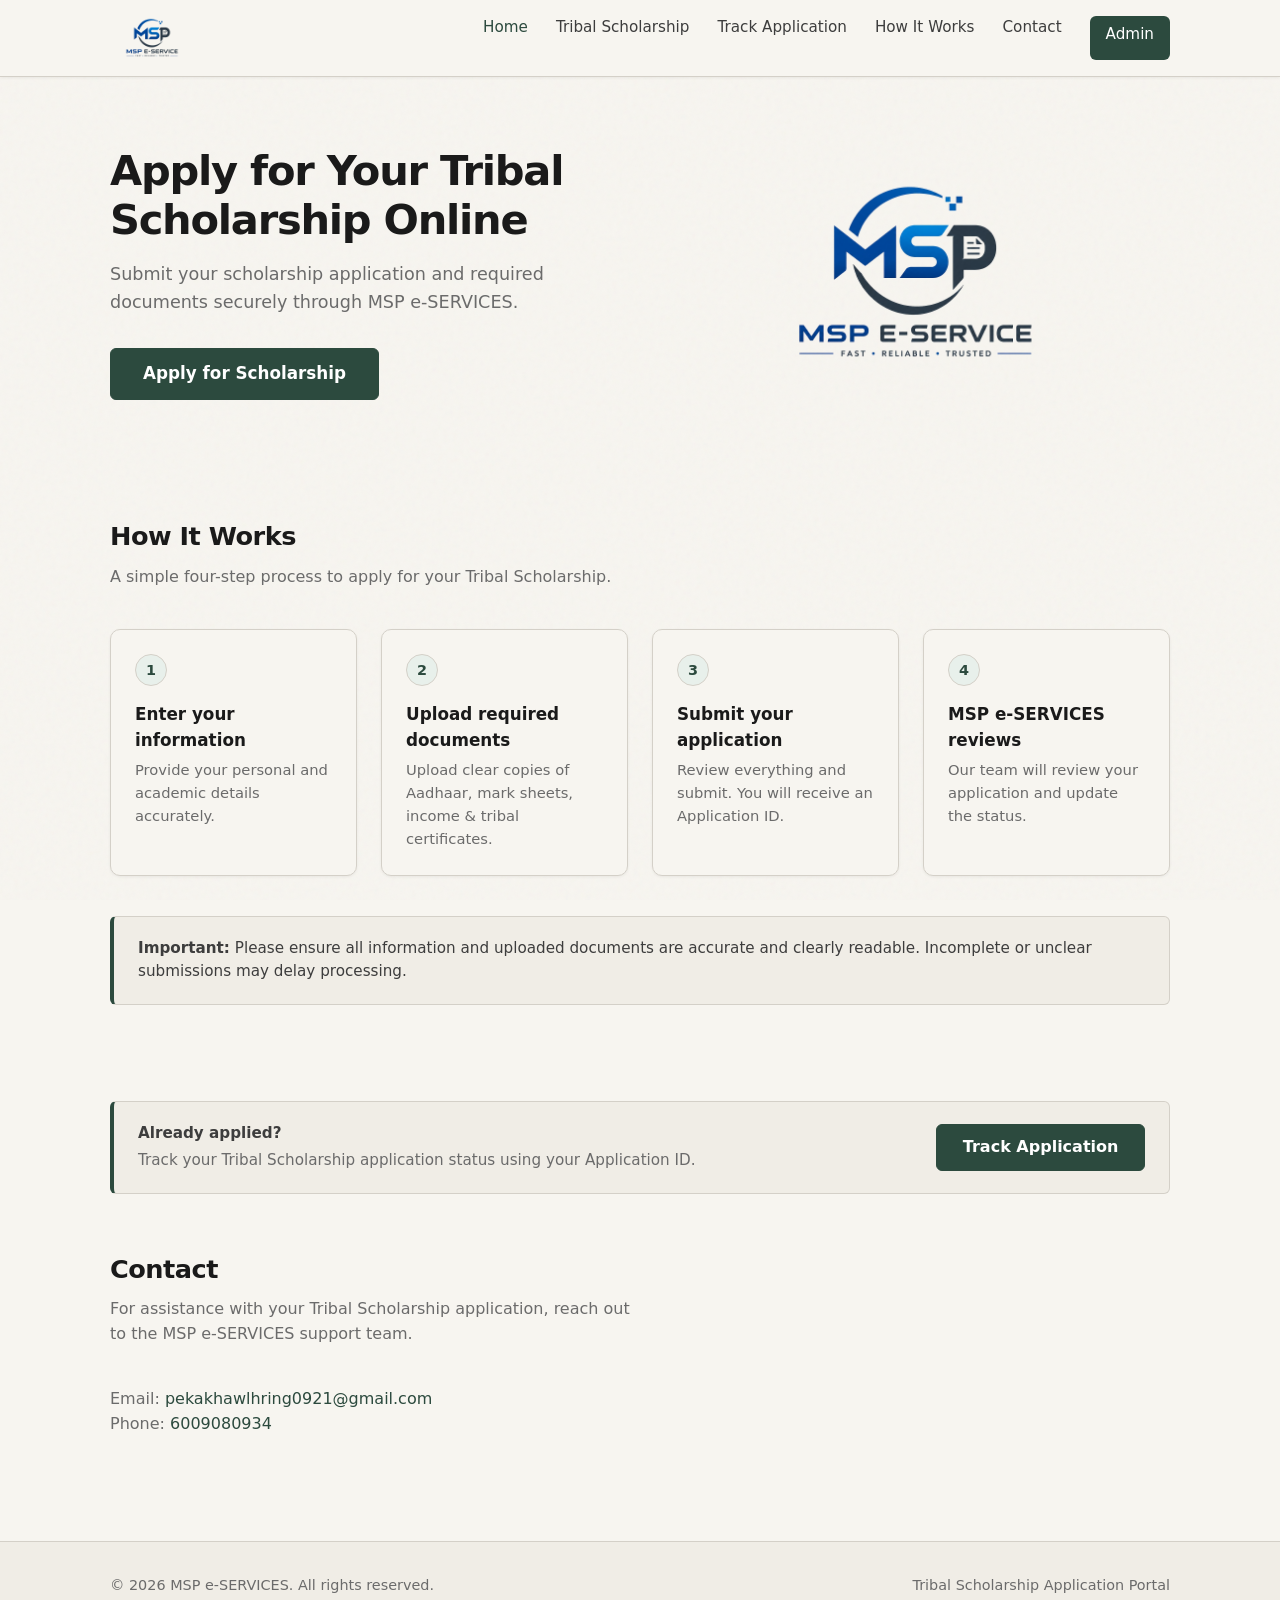
<file: index.html>
<!DOCTYPE html>
<html lang="en">
<head>
  <meta charset="UTF-8" />
  <meta name="viewport" content="width=device-width, initial-scale=1.0, maximum-scale=5.0, viewport-fit=cover" />
  <meta name="theme-color" content="#f7f5f0" />
  <meta name="apple-mobile-web-app-capable" content="yes" />
  <meta name="apple-mobile-web-app-status-bar-style" content="default" />
  <meta name="mobile-web-app-capable" content="yes" />
  <title>MSP e-SERVICES – Tribal Scholarship</title>
  <link rel="stylesheet" href="css/styles.css" />
</head>
<body>
  <!-- Header -->
  <header class="site-header">
    <div class="container header-inner">
      <a href="index.html" class="logo">
        <img src="assets/logo.png" alt="MSP e-SERVICES" class="logo-img" />
      </a>
      <nav class="nav">
        <a href="index.html" class="active">Home</a>
        <a href="apply.html">Tribal Scholarship</a>
        <a href="track.html">Track Application</a>
        <a href="#how-it-works">How It Works</a>
        <a href="#contact">Contact</a>
        <a href="admin.html" class="nav-cta">Admin</a>
      </nav>
      <button class="hamburger" aria-label="Open menu" id="hamburger">
        <span></span><span></span><span></span>
      </button>
    </div>
    <div class="mobile-nav" id="mobileNav">
      <a href="index.html">Home</a>
      <a href="apply.html">Tribal Scholarship</a>
      <a href="track.html">Track Application</a>
      <a href="#how-it-works">How It Works</a>
      <a href="#contact">Contact</a>
      <a href="admin.html">Admin Login</a>
    </div>
  </header>

  <!-- Hero -->
  <section class="hero">
    <div class="container hero-grid">
      <div class="hero-content">
        <h1>Apply for Your Tribal Scholarship Online</h1>
        <p>Submit your scholarship application and required documents securely through MSP e-SERVICES.</p>
        <a href="apply.html" class="btn btn-primary btn-lg">Apply for Scholarship</a>
      </div>
      <div class="hero-logo-wrap">
        <img src="assets/logo.png" alt="MSP e-SERVICES" class="hero-logo" />
      </div>
    </div>
  </section>

  <!-- How It Works -->
  <section class="section" id="how-it-works">
    <div class="container">
      <h2 class="section-title">How It Works</h2>
      <p class="section-sub">A simple four-step process to apply for your Tribal Scholarship.</p>

      <div class="steps">
        <div class="step-card">
          <div class="step-num">1</div>
          <h3>Enter your information</h3>
          <p>Provide your personal and academic details accurately.</p>
        </div>
        <div class="step-card">
          <div class="step-num">2</div>
          <h3>Upload required documents</h3>
          <p>Upload clear copies of Aadhaar, mark sheets, income & tribal certificates.</p>
        </div>
        <div class="step-card">
          <div class="step-num">3</div>
          <h3>Submit your application</h3>
          <p>Review everything and submit. You will receive an Application ID.</p>
        </div>
        <div class="step-card">
          <div class="step-num">4</div>
          <h3>MSP e-SERVICES reviews</h3>
          <p>Our team will review your application and update the status.</p>
        </div>
      </div>

      <div class="notice">
        <p><strong>Important:</strong> Please ensure all information and uploaded documents are accurate and clearly readable. Incomplete or unclear submissions may delay processing.</p>
      </div>
    </div>
  </section>

  <!-- Track Application CTA -->
  <section class="section" style="padding-top:0;">
    <div class="container">
      <div class="notice" style="display:flex;flex-wrap:wrap;align-items:center;justify-content:space-between;gap:1rem;">
        <div>
          <p style="margin:0;"><strong>Already applied?</strong></p>
          <p style="margin:0.25rem 0 0;color:var(--muted);font-size:0.95rem;">Track your Tribal Scholarship application status using your Application ID.</p>
        </div>
        <a href="track.html" class="btn btn-primary">Track Application</a>
      </div>
    </div>
  </section>

  <!-- Contact -->
  <section class="section" id="contact" style="padding-top:0;">
    <div class="container">
      <h2 class="section-title">Contact</h2>
      <p class="section-sub">For assistance with your Tribal Scholarship application, reach out to the MSP e-SERVICES support team.</p>
      <p style="color:var(--muted);">Email: <a href="mailto:pekakhawlhring0921@gmail.com">pekakhawlhring0921@gmail.com</a><br>Phone: <a href="tel:6009080934">6009080934</a></p>
    </div>
  </section>

  <!-- Footer -->
  <footer class="site-footer">
    <div class="container footer-inner">
      <span>&copy; 2026 MSP e-SERVICES. All rights reserved.</span>
      <span>Tribal Scholarship Application Portal</span>
    </div>
  </footer>

  <script src="js/main.js"></script>
</body>
</html>
</file>
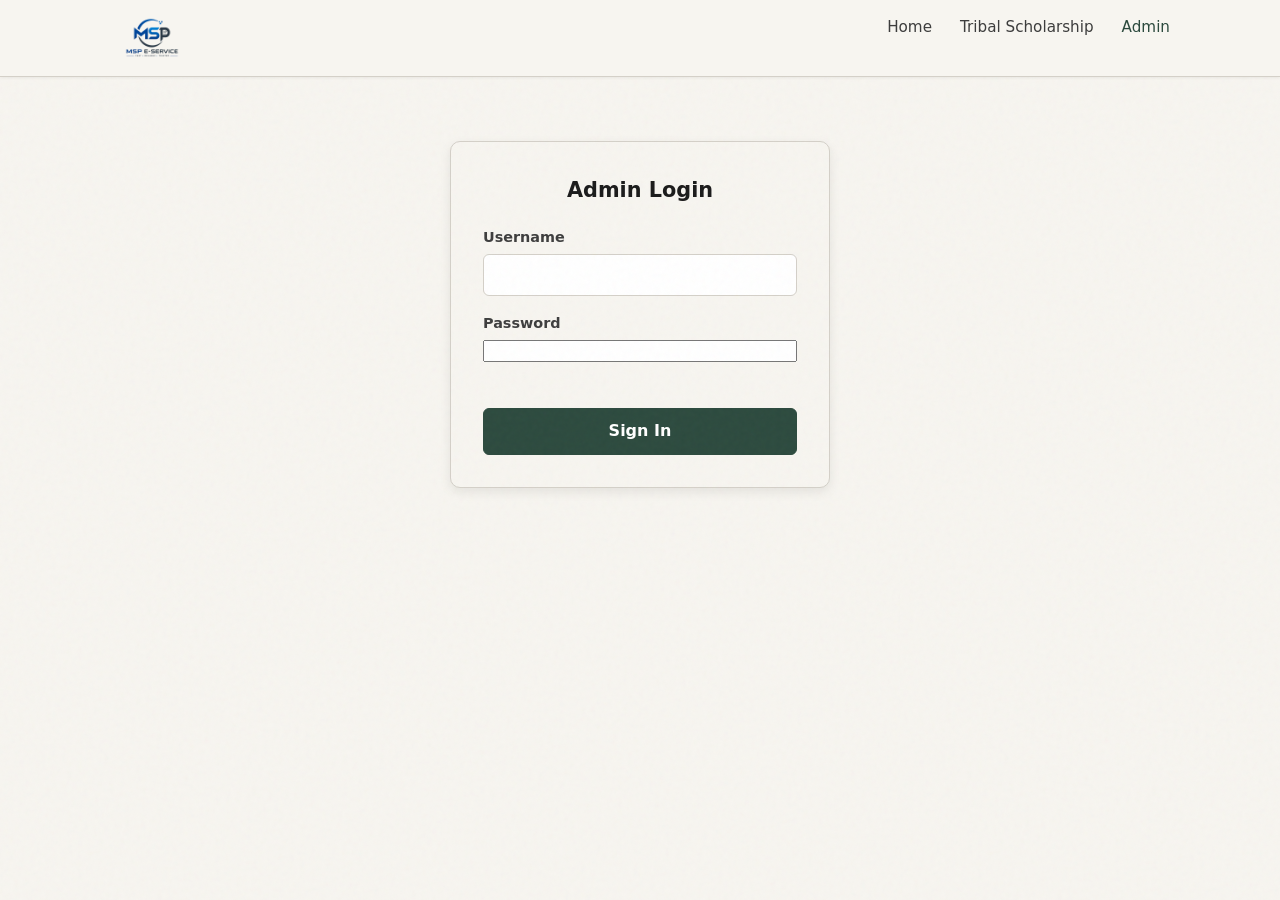
<file: admin.html>
<!DOCTYPE html>
<html lang="en">
<head>
  <meta charset="UTF-8" />
  <meta name="viewport" content="width=device-width, initial-scale=1.0, maximum-scale=5.0, viewport-fit=cover" />
  <meta name="theme-color" content="#f7f5f0" />
  <meta name="apple-mobile-web-app-capable" content="yes" />
  <meta name="apple-mobile-web-app-status-bar-style" content="default" />
  <meta name="mobile-web-app-capable" content="yes" />
  <title>Admin Dashboard – MSP e-SERVICES</title>
  <link rel="stylesheet" href="css/styles.css" />
</head>
<body>
  <header class="site-header">
    <div class="container header-inner">
      <a href="index.html" class="logo">
        <img src="assets/logo.png" alt="MSP e-SERVICES" class="logo-img" />
      </a>
      <nav class="nav">
        <a href="index.html">Home</a>
        <a href="apply.html">Tribal Scholarship</a>
        <a href="admin.html" class="active">Admin</a>
      </nav>
      <button class="hamburger" aria-label="Open menu" id="hamburger">
        <span></span><span></span><span></span>
      </button>
    </div>
    <div class="mobile-nav" id="mobileNav">
      <a href="index.html">Home</a>
      <a href="apply.html">Tribal Scholarship</a>
      <a href="admin.html">Admin</a>
    </div>
  </header>

  <!-- Login Screen -->
  <div id="loginScreen">
    <div class="login-box">
      <h1>Admin Login</h1>
      <div class="form-group" style="margin-bottom:1rem;">
        <label for="adminUser">Username</label>
        <input type="text" id="adminUser" autocomplete="username" />
      </div>
      <div class="form-group" style="margin-bottom:1.25rem;">
        <label for="adminPass">Password</label>
        <input type="password" id="adminPass" autocomplete="current-password" />
      </div>
      <span class="error-msg" id="loginError" style="display:block;margin-bottom:0.75rem;"></span>
      <button type="button" class="btn btn-primary" style="width:100%;" id="btnLogin">Sign In</button>
    </div>
  </div>

  <!-- Dashboard (hidden until login) -->
  <div id="dashboard" class="hidden">
    <div class="admin-layout">
      <aside class="admin-sidebar">
        <h2>Admin Panel</h2>
        <nav class="admin-nav">
          <a href="#" class="active" id="navDashboard">Dashboard</a>
          <a href="#" id="navApplications">All Applications</a>
          <a href="#" id="btnLogout">Logout</a>
        </nav>
      </aside>

      <main class="admin-main">
        <!-- Stats -->
        <div id="statsView">
          <h1 style="font-size:1.4rem;margin-bottom:1.25rem;">Dashboard</h1>
          <div class="stats-grid" id="statsGrid">
            <!-- filled by JS -->
          </div>
        </div>

        <!-- Applications Table -->
        <div id="listView">
          <h1 style="font-size:1.4rem;margin-bottom:1rem;">Applications</h1>

          <div class="filters">
            <input type="text" id="searchInput" placeholder="Search ID, Name, Phone, OTR..." />
            <select id="statusFilter">
              <option value="">All Statuses</option>
              <option value="Submitted">Submitted</option>
              <option value="Under Review">Under Review</option>
              <option value="Documents Required">Documents Required</option>
              <option value="Approved">Approved</option>
              <option value="Rejected">Rejected</option>
              <option value="Completed">Completed</option>
            </select>
            <button type="button" class="btn btn-secondary" id="btnRefresh" style="padding:0.5rem 1rem;">Refresh</button>
          </div>

          <div class="table-wrap">
            <table>
              <thead>
                <tr>
                  <th>Application ID</th>
                  <th>Applicant Name</th>
                  <th>Phone</th>
                  <th>Course</th>
                  <th>Submitted</th>
                  <th>Status</th>
                  <th>Action</th>
                </tr>
              </thead>
              <tbody id="appsTableBody">
                <!-- filled by JS -->
              </tbody>
            </table>
          </div>
          <p id="noAppsMsg" class="hidden" style="text-align:center;color:var(--muted);margin-top:1.5rem;">No applications found.</p>
        </div>

        <!-- Detail View -->
        <div id="detailView" class="hidden">
          <button type="button" class="btn btn-secondary" id="btnBackToList" style="margin-bottom:1.25rem;">← Back to List</button>

          <div class="detail-card">
            <h2 style="margin-bottom:1.25rem;" id="detailTitle">Application Details</h2>
            <dl class="detail-grid" id="detailInfo"></dl>

            <h3 style="font-size:1rem;margin:1.5rem 0 0.75rem;">Uploaded Documents</h3>
            <div class="doc-preview-grid" id="detailDocs"></div>

            <div class="status-form">
              <div class="form-group">
                <label for="newStatus">Change Status</label>
                <select id="newStatus">
                  <option value="Submitted">Submitted</option>
                  <option value="Under Review">Under Review</option>
                  <option value="Documents Required">Documents Required</option>
                  <option value="Approved">Approved</option>
                  <option value="Rejected">Rejected</option>
                  <option value="Completed">Completed</option>
                </select>
              </div>
              <div class="form-group" style="flex:1;min-width:200px;">
                <label for="adminNote">Admin Note (optional)</label>
                <textarea id="adminNote" rows="2" placeholder="Reason for status change..."></textarea>
              </div>
              <button type="button" class="btn btn-primary" id="btnUpdateStatus">Update Status</button>
            </div>
            <p id="statusMsg" style="margin-top:0.75rem;font-size:0.9rem;"></p>
          </div>
        </div>
      </main>
    </div>
  </div>

  <script src="js/main.js"></script>
  <script src="js/db.js"></script>
  <script src="js/admin.js"></script>
</body>
</html>
</file>
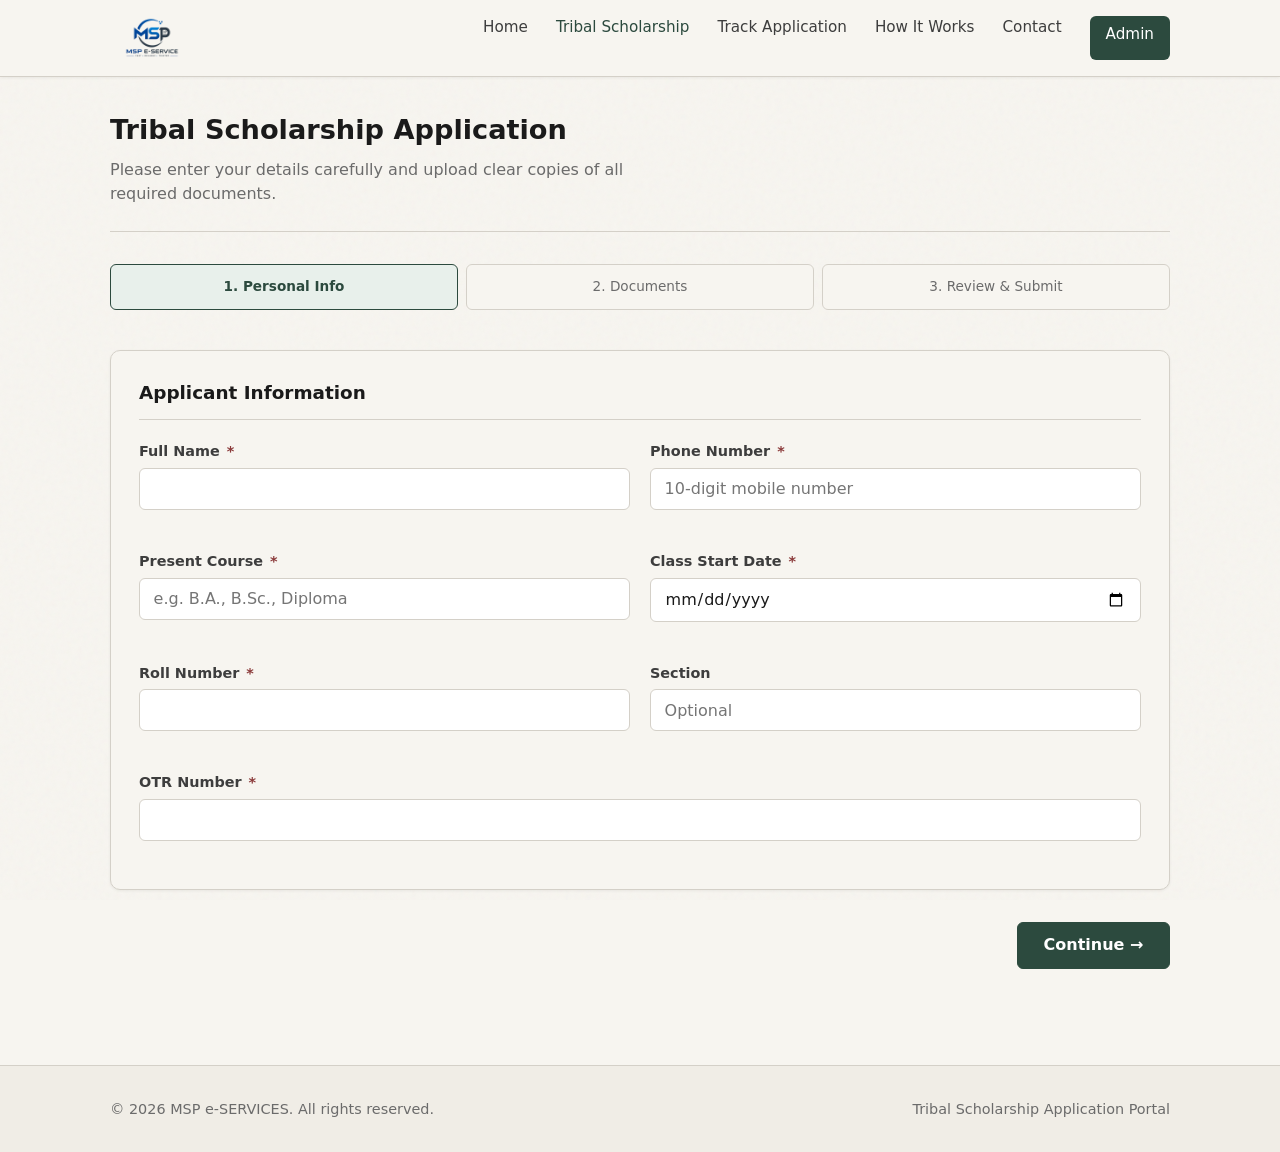
<file: apply.html>
<!DOCTYPE html>
<html lang="en">
<head>
  <meta charset="UTF-8" />
  <meta name="viewport" content="width=device-width, initial-scale=1.0, maximum-scale=5.0, viewport-fit=cover" />
  <meta name="theme-color" content="#f7f5f0" />
  <meta name="apple-mobile-web-app-capable" content="yes" />
  <meta name="apple-mobile-web-app-status-bar-style" content="default" />
  <meta name="mobile-web-app-capable" content="yes" />
  <title>Tribal Scholarship Application – MSP e-SERVICES</title>
  <link rel="stylesheet" href="css/styles.css" />
</head>
<body>
  <header class="site-header">
    <div class="container header-inner">
      <a href="index.html" class="logo">
        <img src="assets/logo.png" alt="MSP e-SERVICES" class="logo-img" />
      </a>
      <nav class="nav">
        <a href="index.html">Home</a>
        <a href="apply.html" class="active">Tribal Scholarship</a>
        <a href="track.html">Track Application</a>
        <a href="index.html#how-it-works">How It Works</a>
        <a href="index.html#contact">Contact</a>
        <a href="admin.html" class="nav-cta">Admin</a>
      </nav>
      <button class="hamburger" aria-label="Open menu" id="hamburger">
        <span></span><span></span><span></span>
      </button>
    </div>
    <div class="mobile-nav" id="mobileNav">
      <a href="index.html">Home</a>
      <a href="apply.html">Tribal Scholarship</a>
      <a href="track.html">Track Application</a>
        <a href="track.html">Track Application</a>
      <a href="index.html#how-it-works">How It Works</a>
      <a href="index.html#contact">Contact</a>
      <a href="admin.html">Admin Login</a>
    </div>
  </header>

  <main class="container" style="padding-bottom:3rem;">
    <div class="page-header">
      <h1>Tribal Scholarship Application</h1>
      <p>Please enter your details carefully and upload clear copies of all required documents.</p>
    </div>

    <!-- Progress -->
    <div class="progress" id="progress">
      <div class="progress-step active" data-step="1">1. Personal Info</div>
      <div class="progress-step" data-step="2">2. Documents</div>
      <div class="progress-step" data-step="3">3. Review & Submit</div>
    </div>

    <form id="scholarshipForm" novalidate>
      <!-- ========== STEP 1 ========== -->
      <div class="form-step" id="step1">
        <div class="form-card">
          <h2>Applicant Information</h2>
          <div class="form-grid">
            <div class="form-group">
              <label for="fullName">Full Name <span class="req">*</span></label>
              <input type="text" id="fullName" name="fullName" required autocomplete="name" />
              <span class="error-msg" id="err-fullName"></span>
            </div>
            <div class="form-group">
              <label for="phone">Phone Number <span class="req">*</span></label>
              <input type="tel" id="phone" name="phone" required placeholder="10-digit mobile number" autocomplete="tel" />
              <span class="error-msg" id="err-phone"></span>
            </div>
            <div class="form-group">
              <label for="course">Present Course <span class="req">*</span></label>
              <input type="text" id="course" name="course" required placeholder="e.g. B.A., B.Sc., Diploma" />
              <span class="error-msg" id="err-course"></span>
            </div>
            <div class="form-group">
              <label for="startDate">Class Start Date <span class="req">*</span></label>
              <input type="date" id="startDate" name="startDate" required />
              <span class="error-msg" id="err-startDate"></span>
            </div>
            <div class="form-group">
              <label for="rollNumber">Roll Number <span class="req">*</span></label>
              <input type="text" id="rollNumber" name="rollNumber" required />
              <span class="error-msg" id="err-rollNumber"></span>
            </div>
            <div class="form-group">
              <label for="section">Section</label>
              <input type="text" id="section" name="section" placeholder="Optional" />
              <span class="error-msg"></span>
            </div>
            <div class="form-group full">
              <label for="otrNumber">OTR Number <span class="req">*</span></label>
              <input type="text" id="otrNumber" name="otrNumber" required />
              <span class="error-msg" id="err-otrNumber"></span>
            </div>
          </div>
        </div>

        <div class="form-actions">
          <div></div>
          <button type="button" class="btn btn-primary" id="btnToStep2">Continue →</button>
        </div>
      </div>

      <!-- ========== STEP 2 ========== -->
      <div class="form-step hidden" id="step2">
        <div class="form-card">
          <h2>Required Documents</h2>
          <p style="color:var(--muted);font-size:0.92rem;margin-bottom:1.25rem;">
            Accepted formats: JPG, JPEG, PNG, PDF. Maximum size: 5 MB per file.
          </p>
          <div class="upload-grid" id="uploadGrid">
            <!-- Generated by JS -->
          </div>
        </div>

        <div class="form-actions">
          <button type="button" class="btn btn-secondary" id="btnBack1">← Back</button>
          <button type="button" class="btn btn-primary" id="btnToStep3">Continue →</button>
        </div>
      </div>

      <!-- ========== STEP 3 ========== -->
      <div class="form-step hidden" id="step3">
        <div class="form-card">
          <h2>Review Your Application</h2>
          <p style="color:var(--muted);margin-bottom:1.5rem;">Please verify all information and documents before submitting.</p>

          <div class="review-section">
            <h3>Personal Information</h3>
            <dl class="review-grid" id="reviewInfo"></dl>
          </div>

          <div class="review-section">
            <h3>Uploaded Documents</h3>
            <ul class="doc-list" id="reviewDocs"></ul>
          </div>

          <div class="confirm-box">
            <label>
              <input type="checkbox" id="confirmCheck" />
              <span>I confirm that the information provided is accurate and the uploaded documents belong to me.</span>
            </label>
            <span class="error-msg" id="err-confirm"></span>
          </div>

          <p style="color:var(--muted);font-size:0.9rem;margin-top:1rem;">
            Please make sure all information and documents are correct before submitting your application.
          </p>
        </div>

        <div class="form-actions">
          <button type="button" class="btn btn-secondary" id="btnBack2">← Back</button>
          <button type="submit" class="btn btn-primary" id="btnSubmit">Submit Application</button>
        </div>
      </div>
    </form>
  </main>

  <footer class="site-footer">
    <div class="container footer-inner">
      <span>&copy; 2026 MSP e-SERVICES. All rights reserved.</span>
      <span>Tribal Scholarship Application Portal</span>
    </div>
  </footer>

  <script src="js/main.js"></script>
  <script src="js/db.js"></script>
  <script src="js/apply.js"></script>
</body>
</html>
</file>
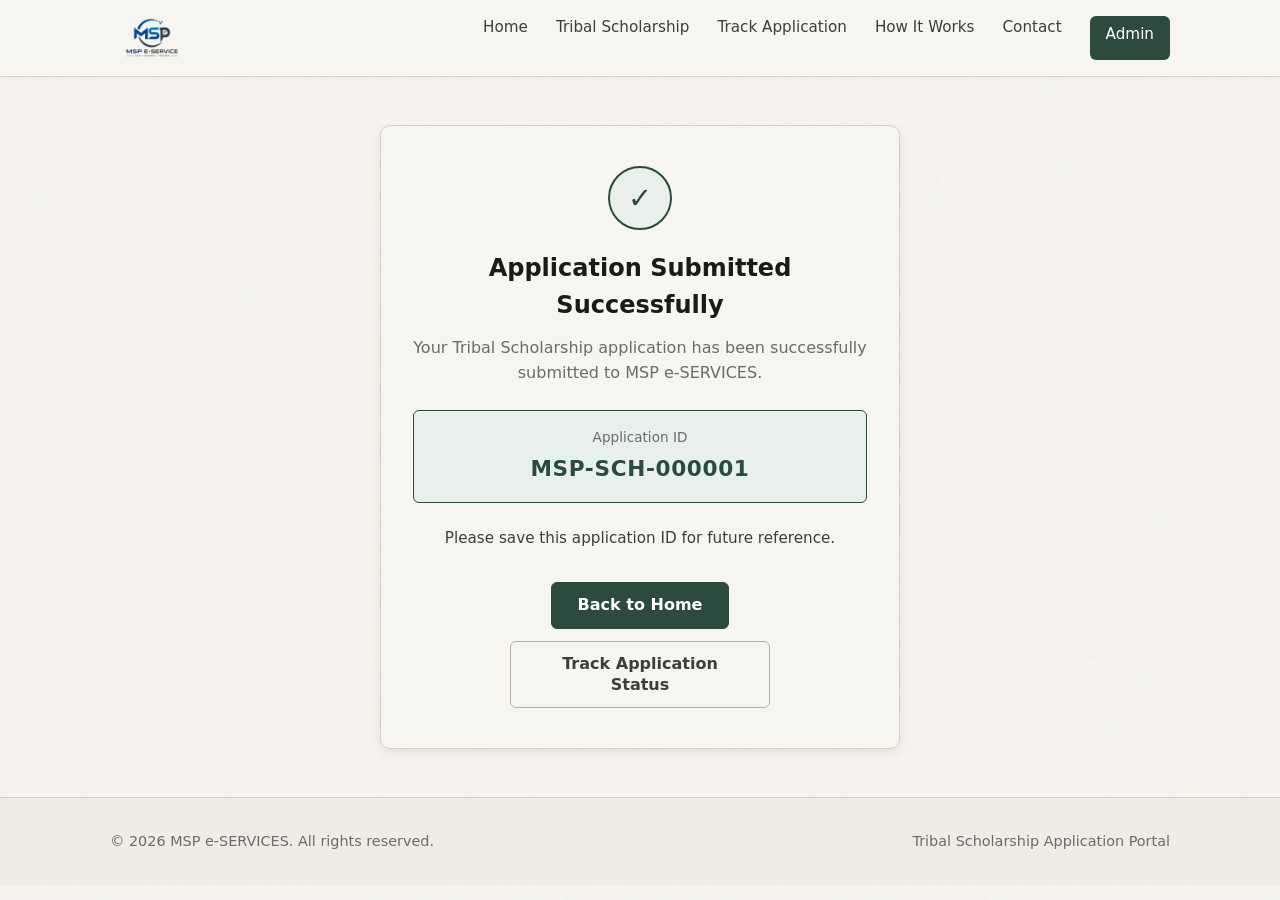
<file: success.html>
<!DOCTYPE html>
<html lang="en">
<head>
  <meta charset="UTF-8" />
  <meta name="viewport" content="width=device-width, initial-scale=1.0, maximum-scale=5.0, viewport-fit=cover" />
  <meta name="theme-color" content="#f7f5f0" />
  <meta name="apple-mobile-web-app-capable" content="yes" />
  <meta name="apple-mobile-web-app-status-bar-style" content="default" />
  <meta name="mobile-web-app-capable" content="yes" />
  <title>Application Submitted – MSP e-SERVICES</title>
  <link rel="stylesheet" href="css/styles.css" />
</head>
<body>
  <header class="site-header">
    <div class="container header-inner">
      <a href="index.html" class="logo">
        <img src="assets/logo.png" alt="MSP e-SERVICES" class="logo-img" />
      </a>
      <nav class="nav">
        <a href="index.html">Home</a>
        <a href="apply.html">Tribal Scholarship</a>
        <a href="track.html">Track Application</a>
        <a href="index.html#how-it-works">How It Works</a>
        <a href="index.html#contact">Contact</a>
        <a href="admin.html" class="nav-cta">Admin</a>
      </nav>
      <button class="hamburger" aria-label="Open menu" id="hamburger">
        <span></span><span></span><span></span>
      </button>
    </div>
    <div class="mobile-nav" id="mobileNav">
      <a href="index.html">Home</a>
      <a href="apply.html">Tribal Scholarship</a>
      <a href="track.html">Track Application</a>
        <a href="track.html">Track Application</a>
      <a href="index.html#how-it-works">How It Works</a>
      <a href="index.html#contact">Contact</a>
      <a href="admin.html">Admin Login</a>
    </div>
  </header>

  <main class="container">
    <div class="success-card">
      <div class="success-icon">✓</div>
      <h1>Application Submitted Successfully</h1>
      <p>Your Tribal Scholarship application has been successfully submitted to MSP e-SERVICES.</p>

      <div class="app-id-box">
        <div class="label">Application ID</div>
        <div class="id" id="appIdDisplay">MSP-SCH-000001</div>
      </div>

      <p style="font-size:0.95rem;color:var(--ink-soft);">
        Please save this application ID for future reference.
      </p>

      <div style="margin-top:2rem;display:flex;flex-direction:column;gap:0.75rem;align-items:center;">
        <a href="index.html" class="btn btn-primary">Back to Home</a>
        <a href="track.html" id="btnCheckStatus" class="btn btn-secondary" style="max-width:260px;">
          Track Application Status
        </a>
      </div>
    </div>
  </main>

  <footer class="site-footer">
    <div class="container footer-inner">
      <span>&copy; 2026 MSP e-SERVICES. All rights reserved.</span>
      <span>Tribal Scholarship Application Portal</span>
    </div>
  </footer>

  <script src="js/main.js"></script>
  <script src="js/db.js"></script>
    <script>
    (function () {
      const params = new URLSearchParams(window.location.search);
      const id = params.get("id") || "MSP-SCH-000001";
      document.getElementById("appIdDisplay").textContent = id;
      const trackBtn = document.getElementById("btnCheckStatus");
      if (trackBtn) {
        trackBtn.href = "track.html?id=" + encodeURIComponent(id);
      }
    })();
  </script>
</body>
</html>
</file>
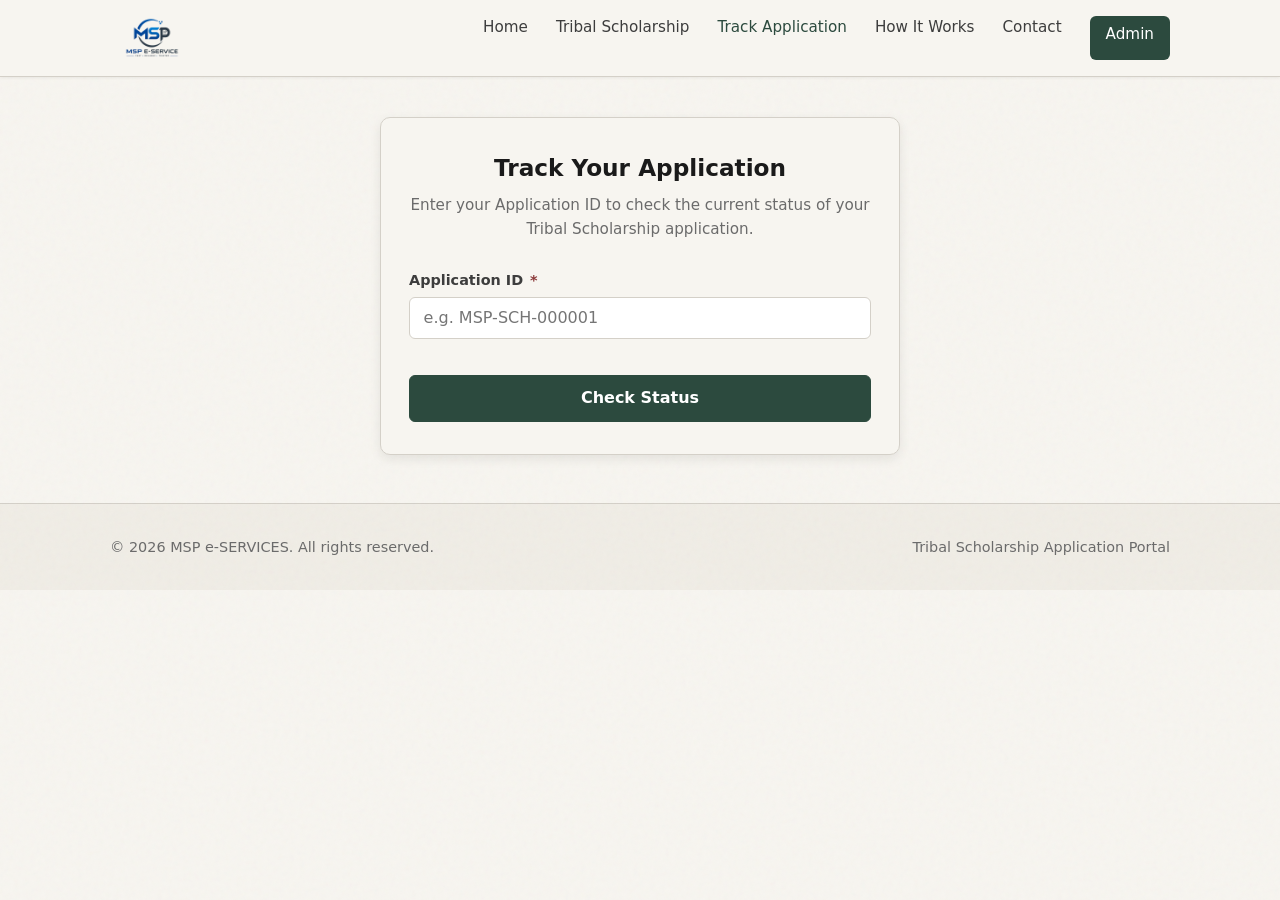
<file: track.html>
<!DOCTYPE html>
<html lang="en">
<head>
  <meta charset="UTF-8" />
  <meta name="viewport" content="width=device-width, initial-scale=1.0, maximum-scale=5.0, viewport-fit=cover" />
  <meta name="theme-color" content="#f7f5f0" />
  <meta name="apple-mobile-web-app-capable" content="yes" />
  <meta name="apple-mobile-web-app-status-bar-style" content="default" />
  <meta name="mobile-web-app-capable" content="yes" />
  <title>Track Application – MSP e-SERVICES</title>
  <link rel="stylesheet" href="css/styles.css" />
  <style>
    .track-box {
      max-width: 520px;
      margin: 2.5rem auto;
      background: var(--paper);
      border: 1px solid var(--border);
      border-radius: var(--radius-lg);
      padding: 2rem 1.75rem;
      box-shadow: var(--shadow-md);
    }
    .track-box h1 {
      font-size: 1.45rem;
      text-align: center;
      margin-bottom: 0.5rem;
    }
    .track-box .sub {
      text-align: center;
      color: var(--muted);
      font-size: 0.95rem;
      margin-bottom: 1.75rem;
    }
    .track-result {
      margin-top: 1.75rem;
      border-top: 1px solid var(--border);
      padding-top: 1.5rem;
    }
    .track-result.hidden { display: none; }
    .status-large {
      display: inline-block;
      padding: 0.4rem 1rem;
      border-radius: 20px;
      font-weight: 700;
      font-size: 1rem;
      margin: 0.75rem 0 1.25rem;
    }
    .track-details {
      display: grid;
      grid-template-columns: 130px 1fr;
      gap: 0.45rem 1rem;
      font-size: 0.95rem;
    }
    .track-details dt { color: var(--muted); font-weight: 500; }
    .track-details dd { color: var(--ink); }
    .not-found {
      text-align: center;
      color: var(--error);
      padding: 1rem 0;
    }
    @media (max-width: 480px) {
      .track-box { margin: 1.5rem 1rem; padding: 1.5rem 1.15rem; }
      .track-details { grid-template-columns: 1fr; }
      .track-details dt { margin-top: 0.5rem; }
    }
  </style>
</head>
<body>
  <header class="site-header">
    <div class="container header-inner">
      <a href="index.html" class="logo">
        <img src="assets/logo.png" alt="MSP e-SERVICES" class="logo-img" />
      </a>
      <nav class="nav">
        <a href="index.html">Home</a>
        <a href="apply.html">Tribal Scholarship</a>
        <a href="track.html" class="active">Track Application</a>
        <a href="index.html#how-it-works">How It Works</a>
        <a href="index.html#contact">Contact</a>
        <a href="admin.html" class="nav-cta">Admin</a>
      </nav>
      <button class="hamburger" aria-label="Open menu" id="hamburger">
        <span></span><span></span><span></span>
      </button>
    </div>
    <div class="mobile-nav" id="mobileNav">
      <a href="index.html">Home</a>
      <a href="apply.html">Tribal Scholarship</a>
      <a href="track.html">Track Application</a>
      <a href="index.html#how-it-works">How It Works</a>
      <a href="index.html#contact">Contact</a>
      <a href="admin.html">Admin Login</a>
    </div>
  </header>

  <main class="container">
    <div class="track-box">
      <h1>Track Your Application</h1>
      <p class="sub">Enter your Application ID to check the current status of your Tribal Scholarship application.</p>

      <div class="form-group">
        <label for="trackId">Application ID <span class="req">*</span></label>
        <input type="text" id="trackId" placeholder="e.g. MSP-SCH-000001" autocomplete="off" />
        <span class="error-msg" id="trackError"></span>
      </div>

      <button type="button" class="btn btn-primary" id="btnTrack" style="width:100%;margin-top:1rem;">
        Check Status
      </button>

      <!-- Result -->
      <div class="track-result hidden" id="trackResult">
        <div id="resultContent"></div>
      </div>
    </div>
  </main>

  <footer class="site-footer">
    <div class="container footer-inner">
      <span>&copy; 2026 MSP e-SERVICES. All rights reserved.</span>
      <span>Tribal Scholarship Application Portal</span>
    </div>
  </footer>

  <script src="js/main.js"></script>
  <script src="js/db.js"></script>
  <script>
    document.addEventListener("DOMContentLoaded", function () {
      // Prefill from URL if present
      const params = new URLSearchParams(window.location.search);
      const prefill = params.get("id");
      if (prefill) {
        document.getElementById("trackId").value = prefill;
        checkStatus();
      }

      document.getElementById("btnTrack").addEventListener("click", checkStatus);
      document.getElementById("trackId").addEventListener("keydown", function (e) {
        if (e.key === "Enter") checkStatus();
      });
    });

    async function checkStatus() {
      const input = document.getElementById("trackId");
      const errEl = document.getElementById("trackError");
      const resultBox = document.getElementById("trackResult");
      const resultContent = document.getElementById("resultContent");
      const id = (input.value || "").trim().toUpperCase();

      errEl.textContent = "";
      resultBox.classList.add("hidden");

      if (!id) {
        errEl.textContent = "Please enter your Application ID.";
        input.focus();
        return;
      }

      if (!/^MSP-SCH-\d{6}$/i.test(id)) {
        errEl.textContent = "Invalid format. Example: MSP-SCH-000001";
        input.focus();
        return;
      }

      const btn = document.getElementById("btnTrack");
      btn.disabled = true;
      btn.textContent = "Checking…";

      try {
        await openDB();
        const app = await getApplication(id);

        if (!app) {
          resultContent.innerHTML = `
            <div class="not-found">
              <strong>No application found</strong><br>
              Please check the Application ID and try again.
            </div>
          `;
        } else {
          const statusClass = "status-" + app.status.replace(/ /g, "\\ ");
          resultContent.innerHTML = `
            <div style="text-align:center;">
              <div style="font-size:0.9rem;color:var(--muted);">Current Status</div>
              <div class="status-large status-badge ${statusClass}">${escapeHtml(app.status)}</div>
            </div>
            <dl class="track-details">
              <dt>Application ID</dt><dd><strong>${escapeHtml(app.application_id)}</strong></dd>
              <dt>Applicant Name</dt><dd>${escapeHtml(app.full_name)}</dd>
              <dt>Phone Number</dt><dd>${escapeHtml(app.phone_number)}</dd>
              <dt>Present Course</dt><dd>${escapeHtml(app.present_course)}</dd>
              <dt>Submitted On</dt><dd>${formatDate(app.created_at)}</dd>
              <dt>Last Updated</dt><dd>${formatDate(app.updated_at)}</dd>
            </dl>
            ${app.admin_note ? `<div style="margin-top:1.25rem;padding:0.9rem 1rem;background:var(--paper-alt);border-radius:var(--radius);border:1px solid var(--border);font-size:0.92rem;"><strong>Note from MSP e-SERVICES:</strong><br>${escapeHtml(app.admin_note)}</div>` : ""}
          `;
        }

        resultBox.classList.remove("hidden");
      } catch (err) {
        console.error(err);
        errEl.textContent = "Unable to check status right now. Please try again.";
      } finally {
        btn.disabled = false;
        btn.textContent = "Check Status";
      }
    }

    function escapeHtml(str) {
      if (str == null) return "";
      const div = document.createElement("div");
      div.textContent = String(str);
      return div.innerHTML;
    }

    function formatDate(iso) {
      if (!iso) return "—";
      try {
        return new Date(iso).toLocaleDateString("en-IN", {
          day: "2-digit",
          month: "short",
          year: "numeric",
          hour: "2-digit",
          minute: "2-digit"
        });
      } catch {
        return iso;
      }
    }
  </script>
</body>
</html>
</file>
<file: css/styles.css>
/* =====================================================
   MSP e-SERVICES – E-ink Inspired Design System
   ===================================================== */

:root {
  /* E-ink paper palette */
  --paper: #f7f5f0;
  --paper-alt: #f0ede6;
  --ink: #1a1a1a;
  --ink-soft: #3d3d3d;
  --muted: #6b6b6b;
  --border: #d4d0c8;
  --border-strong: #b8b2a8;
  --accent: #2c4a3e;          /* restrained earthy green */
  --accent-hover: #1f362c;
  --accent-light: #e8f0eb;
  --error: #8b3a3a;
  --success: #2c4a3e;
  --warning: #8a6d3b;
  --shadow: 0 1px 3px rgba(0,0,0,0.06);
  --shadow-md: 0 4px 12px rgba(0,0,0,0.08);
  --radius: 6px;
  --radius-lg: 10px;
  --font: "Segoe UI", system-ui, -apple-system, BlinkMacSystemFont, "Helvetica Neue", Arial, sans-serif;
  --transition: 0.2s ease;
}

*, *::before, *::after {
  box-sizing: border-box;
  margin: 0;
  padding: 0;
}

html {
  font-size: 16px;
  scroll-behavior: smooth;
}

body {
  font-family: var(--font);
  background-color: var(--paper);
  color: var(--ink);
  line-height: 1.55;
  min-height: 100vh;
  -webkit-font-smoothing: antialiased;
}

/* Subtle paper texture */
body::before {
  content: "";
  position: fixed;
  inset: 0;
  background-image: url("data:image/svg+xml,%3Csvg viewBox='0 0 200 200' xmlns='http://www.w3.org/2000/svg'%3E%3Cfilter id='n'%3E%3CfeTurbulence type='fractalNoise' baseFrequency='0.85' numOctaves='4' stitchTiles='stitch'/%3E%3C/filter%3E%3Crect width='100%25' height='100%25' filter='url(%23n)' opacity='0.035'/%3E%3C/svg%3E");
  pointer-events: none;
  z-index: 0;
}

img { max-width: 100%; display: block; }

a { color: var(--accent); text-decoration: none; }
a:hover { text-decoration: underline; }

/* ---------- Layout ---------- */
.container {
  width: 100%;
  max-width: 1100px;
  margin: 0 auto;
  padding: 0 1.25rem;
  position: relative;
  z-index: 1;
}

/* ---------- Header ---------- */
.site-header {
  background: var(--paper);
  border-bottom: 1px solid var(--border);
  position: sticky;
  top: 0;
  z-index: 100;
  box-shadow: var(--shadow);
}

.header-inner {
  display: flex;
  align-items: center;
  justify-content: space-between;
  height: 76px;
}

.logo {
  display: flex;
  align-items: center;
  text-decoration: none;
}

.logo:hover {
  text-decoration: none;
}

.logo-img {
  height: 56px;
  width: auto;
  max-width: 260px;
  object-fit: contain;
  display: block;
  background: transparent;
}

.logo-mark {
  width: 28px;
  height: 28px;
  border: 2px solid var(--accent);
  border-radius: 4px;
  display: flex;
  align-items: center;
  justify-content: center;
  font-size: 0.7rem;
  font-weight: 800;
  color: var(--accent);
  background: var(--accent-light);
}

.nav {
  display: flex;
  align-items: center;
  gap: 1.75rem;
}

.nav a {
  color: var(--ink-soft);
  font-size: 0.95rem;
  font-weight: 500;
  text-decoration: none;
  transition: color var(--transition);
}

.nav a:hover,
.nav a.active {
  color: var(--accent);
}

.nav-cta {
  background: var(--accent);
  color: #fff !important;
  padding: 0.45rem 1rem;
  border-radius: var(--radius);
  font-weight: 600;
}

.nav-cta:hover {
  background: var(--accent-hover);
  text-decoration: none;
}

/* Hamburger */
.hamburger {
  display: none;
  flex-direction: column;
  gap: 5px;
  background: none;
  border: none;
  cursor: pointer;
  padding: 6px;
}

.hamburger span {
  display: block;
  width: 22px;
  height: 2px;
  background: var(--ink);
  transition: var(--transition);
}

.mobile-nav {
  display: none;
  flex-direction: column;
  background: var(--paper);
  border-bottom: 1px solid var(--border);
  padding: 0.75rem 1.25rem 1rem;
  gap: 0.5rem;
}

.mobile-nav.open { display: flex; }

.mobile-nav a {
  color: var(--ink-soft);
  font-weight: 500;
  padding: 0.6rem 0;
  border-bottom: 1px solid var(--border);
}

.mobile-nav a:last-child { border-bottom: none; }

/* ---------- Hero ---------- */
.hero {
  padding: 3.5rem 0 3rem;
  position: relative;
  overflow: hidden;
}

.hero-grid {
  display: grid;
  grid-template-columns: 1fr 1fr;
  align-items: center;
  gap: 2.5rem;
}

.hero-content {
  position: relative;
  z-index: 2;
}

.hero h1 {
  font-size: clamp(1.9rem, 4.5vw, 2.6rem);
  font-weight: 700;
  line-height: 1.2;
  color: var(--ink);
  margin-bottom: 1rem;
  letter-spacing: -0.03em;
}

.hero p {
  font-size: 1.1rem;
  color: var(--muted);
  margin-bottom: 2rem;
  max-width: 480px;
}

/* Large logo on the right side of hero */
.hero-logo-wrap {
  display: flex;
  align-items: center;
  justify-content: center;
  background: transparent;
  padding: 0.5rem;
  min-height: 280px;
}

.hero-logo {
  width: 100%;
  max-width: 380px;
  height: auto;
  display: block;
  background: transparent;
}

/* ---------- Buttons ---------- */
.btn {
  display: inline-flex;
  align-items: center;
  justify-content: center;
  gap: 0.4rem;
  font-family: inherit;
  font-size: 1rem;
  font-weight: 600;
  padding: 0.75rem 1.6rem;
  border-radius: var(--radius);
  border: 1.5px solid transparent;
  cursor: pointer;
  transition: all var(--transition);
  text-decoration: none;
  line-height: 1.3;
}

.btn-primary {
  background: var(--accent);
  color: #fff;
  border-color: var(--accent);
}

.btn-primary:hover {
  background: var(--accent-hover);
  border-color: var(--accent-hover);
  transform: translateY(-1px);
  box-shadow: var(--shadow-md);
  text-decoration: none;
  color: #fff;
}

.btn-primary:active {
  transform: translateY(0);
}

.btn-secondary {
  background: transparent;
  color: var(--ink-soft);
  border-color: var(--border-strong);
}

.btn-secondary:hover {
  background: var(--paper-alt);
  border-color: var(--muted);
  text-decoration: none;
  color: var(--ink);
}

.btn-outline {
  background: transparent;
  color: var(--accent);
  border-color: var(--accent);
}

.btn-outline:hover {
  background: var(--accent-light);
  text-decoration: none;
}

.btn:disabled {
  opacity: 0.5;
  cursor: not-allowed;
  transform: none !important;
}

.btn-lg {
  padding: 0.9rem 2rem;
  font-size: 1.05rem;
}

/* ---------- Sections ---------- */
.section {
  padding: 3.5rem 0;
}

.section-title {
  font-size: 1.6rem;
  font-weight: 700;
  margin-bottom: 0.5rem;
  letter-spacing: -0.02em;
}

.section-sub {
  color: var(--muted);
  margin-bottom: 2.5rem;
  max-width: 520px;
}

/* How it works */
.steps {
  display: grid;
  grid-template-columns: repeat(auto-fit, minmax(220px, 1fr));
  gap: 1.5rem;
}

.step-card {
  background: var(--paper);
  border: 1px solid var(--border);
  border-radius: var(--radius-lg);
  padding: 1.5rem;
  box-shadow: var(--shadow);
  transition: box-shadow var(--transition);
}

.step-card:hover {
  box-shadow: var(--shadow-md);
}

.step-num {
  width: 32px;
  height: 32px;
  background: var(--accent-light);
  color: var(--accent);
  border-radius: 50%;
  display: flex;
  align-items: center;
  justify-content: center;
  font-weight: 700;
  font-size: 0.9rem;
  margin-bottom: 0.9rem;
  border: 1px solid var(--border);
}

.step-card h3 {
  font-size: 1.05rem;
  margin-bottom: 0.4rem;
}

.step-card p {
  font-size: 0.92rem;
  color: var(--muted);
}

/* Accuracy notice */
.notice {
  background: var(--paper-alt);
  border: 1px solid var(--border);
  border-left: 4px solid var(--accent);
  border-radius: var(--radius);
  padding: 1.25rem 1.5rem;
  margin-top: 2.5rem;
}

.notice p {
  color: var(--ink-soft);
  font-size: 0.95rem;
}

/* ---------- Footer ---------- */
.site-footer {
  border-top: 1px solid var(--border);
  padding: 2rem 0;
  margin-top: 3rem;
  background: var(--paper-alt);
}

.footer-inner {
  display: flex;
  flex-wrap: wrap;
  justify-content: space-between;
  align-items: center;
  gap: 1rem;
  font-size: 0.9rem;
  color: var(--muted);
}

/* ---------- Application Form ---------- */
.page-header {
  padding: 2rem 0 1.5rem;
  border-bottom: 1px solid var(--border);
  margin-bottom: 2rem;
}

.page-header h1 {
  font-size: 1.7rem;
  font-weight: 700;
  margin-bottom: 0.4rem;
}

.page-header p {
  color: var(--muted);
  max-width: 560px;
}

/* Progress steps */
.progress {
  display: flex;
  gap: 0.5rem;
  margin-bottom: 2.5rem;
  flex-wrap: wrap;
}

.progress-step {
  flex: 1;
  min-width: 120px;
  text-align: center;
  padding: 0.7rem 0.5rem;
  border: 1px solid var(--border);
  border-radius: var(--radius);
  font-size: 0.85rem;
  font-weight: 500;
  color: var(--muted);
  background: var(--paper);
  position: relative;
}

.progress-step.active {
  border-color: var(--accent);
  color: var(--accent);
  background: var(--accent-light);
  font-weight: 600;
}

.progress-step.done {
  border-color: var(--border-strong);
  color: var(--ink-soft);
  background: var(--paper-alt);
}

/* Form cards */
.form-card {
  background: var(--paper);
  border: 1px solid var(--border);
  border-radius: var(--radius-lg);
  padding: 1.75rem;
  box-shadow: var(--shadow);
  margin-bottom: 1.5rem;
}

.form-card h2 {
  font-size: 1.15rem;
  margin-bottom: 1.25rem;
  padding-bottom: 0.75rem;
  border-bottom: 1px solid var(--border);
}

.form-grid {
  display: grid;
  grid-template-columns: 1fr 1fr;
  gap: 1.25rem;
}

.form-group {
  display: flex;
  flex-direction: column;
  gap: 0.35rem;
}

.form-group.full {
  grid-column: 1 / -1;
}

label {
  font-size: 0.9rem;
  font-weight: 600;
  color: var(--ink-soft);
}

label .req {
  color: var(--error);
  margin-left: 2px;
}

input[type="text"],
input[type="tel"],
input[type="date"],
input[type="email"],
select,
textarea {
  font-family: inherit;
  font-size: 1rem;
  padding: 0.65rem 0.85rem;
  border: 1.5px solid var(--border);
  border-radius: var(--radius);
  background: #fff;
  color: var(--ink);
  transition: border-color var(--transition), box-shadow var(--transition);
  width: 100%;
}

input:focus,
select:focus,
textarea:focus {
  outline: none;
  border-color: var(--accent);
  box-shadow: 0 0 0 3px rgba(44, 74, 62, 0.12);
}

input.error,
select.error {
  border-color: var(--error);
}

.error-msg {
  font-size: 0.82rem;
  color: var(--error);
  min-height: 1.1em;
}

/* Upload cards */
.upload-grid {
  display: grid;
  grid-template-columns: 1fr 1fr;
  gap: 1.25rem;
}

.upload-card {
  border: 1.5px dashed var(--border-strong);
  border-radius: var(--radius);
  padding: 1.25rem;
  background: var(--paper-alt);
  transition: border-color var(--transition), background var(--transition);
}

.upload-card.has-file {
  border-style: solid;
  border-color: var(--accent);
  background: var(--accent-light);
}

.upload-card h3 {
  font-size: 0.95rem;
  margin-bottom: 0.6rem;
  color: var(--ink-soft);
}

.upload-card .file-name {
  font-size: 0.85rem;
  color: var(--accent);
  margin-top: 0.5rem;
  word-break: break-all;
}

.upload-card .hint {
  font-size: 0.8rem;
  color: var(--muted);
  margin-top: 0.35rem;
}

.file-input-wrapper {
  position: relative;
  overflow: hidden;
  display: inline-block;
}

.file-input-wrapper input[type="file"] {
  position: absolute;
  left: 0;
  top: 0;
  opacity: 0;
  width: 100%;
  height: 100%;
  cursor: pointer;
}

.file-btn {
  display: inline-flex;
  align-items: center;
  gap: 0.35rem;
  padding: 0.5rem 1rem;
  background: #fff;
  border: 1.5px solid var(--border-strong);
  border-radius: var(--radius);
  font-size: 0.9rem;
  font-weight: 500;
  color: var(--ink-soft);
  cursor: pointer;
  transition: all var(--transition);
}

.file-btn:hover {
  border-color: var(--accent);
  color: var(--accent);
}

/* Review section */
.review-section {
  margin-bottom: 1.5rem;
}

.review-section h3 {
  font-size: 1rem;
  margin-bottom: 0.75rem;
  color: var(--accent);
}

.review-grid {
  display: grid;
  grid-template-columns: 140px 1fr;
  gap: 0.4rem 1rem;
  font-size: 0.95rem;
}

.review-grid dt {
  color: var(--muted);
  font-weight: 500;
}

.review-grid dd {
  color: var(--ink);
}

.doc-list {
  list-style: none;
  display: flex;
  flex-direction: column;
  gap: 0.4rem;
}

.doc-list li {
  display: flex;
  align-items: center;
  gap: 0.5rem;
  font-size: 0.92rem;
}

.doc-list .check {
  color: var(--accent);
  font-weight: 700;
}

/* Confirmation checkbox */
.confirm-box {
  background: var(--paper-alt);
  border: 1px solid var(--border);
  border-radius: var(--radius);
  padding: 1.25rem;
  margin: 1.5rem 0;
}

.confirm-box label {
  display: flex;
  align-items: flex-start;
  gap: 0.7rem;
  font-weight: 500;
  cursor: pointer;
  line-height: 1.45;
}

.confirm-box input[type="checkbox"] {
  width: 18px;
  height: 18px;
  margin-top: 2px;
  accent-color: var(--accent);
  flex-shrink: 0;
}

/* Form actions */
.form-actions {
  display: flex;
  justify-content: space-between;
  gap: 1rem;
  margin-top: 2rem;
  flex-wrap: wrap;
}

/* ---------- Success page ---------- */
.success-card {
  max-width: 520px;
  margin: 3rem auto;
  text-align: center;
  background: var(--paper);
  border: 1px solid var(--border);
  border-radius: var(--radius-lg);
  padding: 2.5rem 2rem;
  box-shadow: var(--shadow-md);
}

.success-icon {
  width: 64px;
  height: 64px;
  background: var(--accent-light);
  border: 2px solid var(--accent);
  border-radius: 50%;
  display: flex;
  align-items: center;
  justify-content: center;
  margin: 0 auto 1.25rem;
  font-size: 1.8rem;
  color: var(--accent);
}

.success-card h1 {
  font-size: 1.5rem;
  margin-bottom: 0.75rem;
}

.success-card p {
  color: var(--muted);
  margin-bottom: 1.5rem;
}

.app-id-box {
  background: var(--accent-light);
  border: 1.5px solid var(--accent);
  border-radius: var(--radius);
  padding: 1rem;
  margin: 1.5rem 0;
}

.app-id-box .label {
  font-size: 0.85rem;
  color: var(--muted);
  margin-bottom: 0.25rem;
}

.app-id-box .id {
  font-size: 1.35rem;
  font-weight: 700;
  color: var(--accent);
  letter-spacing: 0.03em;
}

/* ---------- Admin ---------- */
.admin-layout {
  display: grid;
  grid-template-columns: 220px 1fr;
  min-height: calc(100vh - 64px);
}

.admin-sidebar {
  background: var(--paper-alt);
  border-right: 1px solid var(--border);
  padding: 1.5rem 1rem;
}

.admin-sidebar h2 {
  font-size: 0.85rem;
  text-transform: uppercase;
  letter-spacing: 0.06em;
  color: var(--muted);
  margin-bottom: 1rem;
  padding: 0 0.5rem;
}

.admin-nav a {
  display: block;
  padding: 0.6rem 0.75rem;
  color: var(--ink-soft);
  border-radius: var(--radius);
  font-weight: 500;
  font-size: 0.95rem;
  margin-bottom: 0.25rem;
}

.admin-nav a:hover,
.admin-nav a.active {
  background: var(--accent-light);
  color: var(--accent);
  text-decoration: none;
}

.admin-main {
  padding: 1.75rem;
  overflow-x: auto;
}

.stats-grid {
  display: grid;
  grid-template-columns: repeat(auto-fit, minmax(140px, 1fr));
  gap: 1rem;
  margin-bottom: 2rem;
}

.stat-card {
  background: var(--paper);
  border: 1px solid var(--border);
  border-radius: var(--radius);
  padding: 1.1rem;
  text-align: center;
}

.stat-card .num {
  font-size: 1.6rem;
  font-weight: 700;
  color: var(--accent);
}

.stat-card .label {
  font-size: 0.8rem;
  color: var(--muted);
  margin-top: 0.2rem;
}

/* Filters */
.filters {
  display: flex;
  flex-wrap: wrap;
  gap: 0.75rem;
  margin-bottom: 1.25rem;
  align-items: center;
}

.filters input,
.filters select {
  max-width: 200px;
  padding: 0.5rem 0.75rem;
  font-size: 0.9rem;
}

/* Table */
.table-wrap {
  overflow-x: auto;
  border: 1px solid var(--border);
  border-radius: var(--radius);
  background: #fff;
}

table {
  width: 100%;
  border-collapse: collapse;
  font-size: 0.9rem;
}

th, td {
  padding: 0.75rem 1rem;
  text-align: left;
  border-bottom: 1px solid var(--border);
}

th {
  background: var(--paper-alt);
  font-weight: 600;
  color: var(--ink-soft);
  white-space: nowrap;
}

tr:last-child td { border-bottom: none; }

tr:hover td { background: var(--paper-alt); }

.status-badge {
  display: inline-block;
  padding: 0.2rem 0.55rem;
  border-radius: 20px;
  font-size: 0.78rem;
  font-weight: 600;
  white-space: nowrap;
}

.status-Submitted { background: #e8f0eb; color: var(--accent); }
.status-Under\ Review { background: #f5f0e0; color: var(--warning); }
.status-Documents\ Required { background: #f5e8e0; color: #8a5a3b; }
.status-Approved { background: #e0f0e8; color: #1f6b45; }
.status-Rejected { background: #f5e0e0; color: var(--error); }
.status-Completed { background: #e0e8f0; color: #2c4a6e; }

/* Detail view */
.detail-card {
  background: var(--paper);
  border: 1px solid var(--border);
  border-radius: var(--radius-lg);
  padding: 1.75rem;
  margin-bottom: 1.5rem;
}

.detail-grid {
  display: grid;
  grid-template-columns: 160px 1fr;
  gap: 0.5rem 1rem;
  margin-bottom: 1.5rem;
}

.detail-grid dt { color: var(--muted); font-weight: 500; }
.detail-grid dd { color: var(--ink); }

.doc-preview-grid {
  display: grid;
  grid-template-columns: repeat(auto-fill, minmax(180px, 1fr));
  gap: 1rem;
}

.doc-preview {
  border: 1px solid var(--border);
  border-radius: var(--radius);
  padding: 0.75rem;
  background: #fff;
  text-align: center;
}

.doc-preview img {
  max-height: 120px;
  margin: 0 auto 0.5rem;
  border-radius: 3px;
}

.doc-preview .name {
  font-size: 0.8rem;
  color: var(--muted);
  margin-bottom: 0.4rem;
}

.status-form {
  display: flex;
  flex-wrap: wrap;
  gap: 0.75rem;
  align-items: flex-end;
  margin-top: 1.5rem;
  padding-top: 1.5rem;
  border-top: 1px solid var(--border);
}

.status-form select,
.status-form textarea {
  max-width: 280px;
}

/* Login */
.login-box {
  max-width: 380px;
  margin: 4rem auto;
  background: var(--paper);
  border: 1px solid var(--border);
  border-radius: var(--radius-lg);
  padding: 2rem;
  box-shadow: var(--shadow-md);
}

.login-box h1 {
  font-size: 1.3rem;
  margin-bottom: 1.25rem;
  text-align: center;
}

/* ---------- Utility ---------- */
.hidden { display: none !important; }

.text-center { text-align: center; }

.mt-1 { margin-top: 0.5rem; }
.mt-2 { margin-top: 1rem; }
.mt-3 { margin-top: 1.5rem; }

/* =====================================================
   RESPONSIVE – Mobile, Tablet, iOS & Android
   ===================================================== */

/* Prevent iOS zoom on input focus */
input[type="text"],
input[type="tel"],
input[type="date"],
input[type="email"],
input[type="password"],
select,
textarea {
  font-size: 16px; /* critical for iOS – prevents auto-zoom */
}

/* Better touch targets */
.btn,
.file-btn,
.hamburger,
.nav a,
.admin-nav a {
  min-height: 44px; /* Apple HIG recommended touch size */
  min-width: 44px;
}

/* Safe area support for notched iPhones */
@supports (padding: max(0px)) {
  .site-header {
    padding-left: max(0px, env(safe-area-inset-left));
    padding-right: max(0px, env(safe-area-inset-right));
  }
  body {
    padding-bottom: env(safe-area-inset-bottom);
  }
}

/* ---------- Tablet (≤ 1024px) ---------- */
@media (max-width: 1024px) {
  .container {
    padding: 0 1.5rem;
  }

  .hero h1 {
    font-size: 2.1rem;
  }

  .hero-logo {
    max-width: 300px;
  }
}

/* ---------- Mobile + Small Tablet (≤ 768px) ---------- */
@media (max-width: 768px) {
  /* Navigation */
  .nav {
    display: none;
  }

  .hamburger {
    display: flex;
    padding: 10px;
  }

  .header-inner {
    height: 56px;
  }

  .logo-img {
    height: 46px;
    max-width: 200px;
  }

  /* Hero */
  .hero {
    padding: 2.5rem 0 2rem;
  }

  .hero-grid {
    grid-template-columns: 1fr;
    gap: 1.75rem;
    text-align: center;
  }

  .hero-content {
    order: 1;
  }

  .hero-logo-wrap {
    order: 0;
    min-height: auto;
    padding: 1rem;
  }

  .hero-logo {
    max-width: 260px;
    margin: 0 auto;
  }

  .hero h1 {
    font-size: 1.7rem;
    line-height: 1.25;
  }

  .hero p {
    font-size: 1rem;
    margin-bottom: 1.5rem;
    margin-left: auto;
    margin-right: auto;
  }

  /* Sections */
  .section {
    padding: 2.5rem 0;
  }

  .section-title {
    font-size: 1.4rem;
  }

  .steps {
    grid-template-columns: 1fr;
    gap: 1rem;
  }

  /* Forms – single column */
  .form-grid,
  .upload-grid {
    grid-template-columns: 1fr;
  }

  .form-card {
    padding: 1.25rem;
  }

  .page-header {
    padding: 1.5rem 0 1rem;
  }

  .page-header h1 {
    font-size: 1.4rem;
  }

  /* Progress steps */
  .progress {
    gap: 0.35rem;
  }

  .progress-step {
    min-width: 0;
    flex: 1;
    font-size: 0.78rem;
    padding: 0.6rem 0.3rem;
  }

  /* Buttons */
  .form-actions {
    flex-direction: column-reverse;
    gap: 0.75rem;
  }

  .form-actions .btn {
    width: 100%;
  }

  .btn-lg {
    width: 100%;
  }

  /* Review */
  .review-grid,
  .detail-grid {
    grid-template-columns: 1fr;
    gap: 0.25rem 0;
  }

  .review-grid dt,
  .detail-grid dt {
    margin-top: 0.6rem;
    font-size: 0.85rem;
  }

  /* Admin */
  .admin-layout {
    grid-template-columns: 1fr;
  }

  .admin-sidebar {
    border-right: none;
    border-bottom: 1px solid var(--border);
    padding: 0.85rem 1rem;
  }

  .admin-sidebar h2 {
    display: none;
  }

  .admin-nav {
    display: flex;
    flex-wrap: wrap;
    gap: 0.4rem;
  }

  .admin-nav a {
    margin-bottom: 0;
    padding: 0.5rem 0.85rem;
    font-size: 0.9rem;
  }

  .admin-main {
    padding: 1.25rem 1rem;
  }

  .stats-grid {
    grid-template-columns: repeat(2, 1fr);
    gap: 0.75rem;
  }

  .stat-card .num {
    font-size: 1.35rem;
  }

  .filters {
    flex-direction: column;
    align-items: stretch;
  }

  .filters input,
  .filters select {
    max-width: 100%;
    width: 100%;
  }

  /* Make table scrollable horizontally on mobile */
  .table-wrap {
    margin: 0 -0.25rem;
    border-radius: var(--radius);
  }

  table {
    font-size: 0.82rem;
    min-width: 640px; /* force horizontal scroll instead of crushing columns */
  }

  th, td {
    padding: 0.65rem 0.75rem;
  }

  .status-form {
    flex-direction: column;
    align-items: stretch;
  }

  .status-form select,
  .status-form textarea {
    max-width: 100%;
  }

  /* Success page */
  .success-card {
    margin: 1.5rem auto;
    padding: 1.75rem 1.25rem;
  }

  .success-card h1 {
    font-size: 1.3rem;
  }

  .app-id-box .id {
    font-size: 1.15rem;
    word-break: break-all;
  }

  /* Login */
  .login-box {
    margin: 2rem 1rem;
    padding: 1.5rem;
  }

  /* Document previews */
  .doc-preview-grid {
    grid-template-columns: 1fr 1fr;
  }
}

/* ---------- Small Phones (≤ 480px) ---------- */
@media (max-width: 480px) {
  .container {
    padding: 0 1rem;
  }

  .hero {
    padding: 2rem 0 1.75rem;
  }

  .hero-logo {
    max-width: 220px;
  }

  .hero h1 {
    font-size: 1.5rem;
  }

  .hero p {
    font-size: 0.95rem;
  }

  .section-title {
    font-size: 1.25rem;
  }

  .progress-step {
    font-size: 0.72rem;
    padding: 0.55rem 0.2rem;
  }

  .form-card {
    padding: 1rem;
  }

  .form-card h2 {
    font-size: 1.05rem;
  }

  .upload-card {
    padding: 1rem;
  }

  .stats-grid {
    grid-template-columns: 1fr 1fr;
  }

  .doc-preview-grid {
    grid-template-columns: 1fr;
  }

  .success-icon {
    width: 56px;
    height: 56px;
    font-size: 1.5rem;
  }

  /* Footer */
  .footer-inner {
    flex-direction: column;
    text-align: center;
    gap: 0.4rem;
    font-size: 0.85rem;
  }
}

/* ---------- Very small phones (≤ 360px) ---------- */
@media (max-width: 360px) {
  .hero h1 {
    font-size: 1.35rem;
  }

  .progress-step {
    font-size: 0.68rem;
  }

  .logo-img {
    height: 40px;
    max-width: 170px;
  }

  .stats-grid {
    grid-template-columns: 1fr;
  }
}

/* ---------- Landscape phones ---------- */
@media (max-height: 500px) and (orientation: landscape) {
  .hero {
    padding: 1.5rem 0;
  }

  .login-box {
    margin: 1rem auto;
  }
}

/* Improve tap highlight on mobile */
@media (hover: none) and (pointer: coarse) {
  .btn-primary:active {
    background: var(--accent-hover);
    transform: scale(0.98);
  }

  .btn-secondary:active,
  .file-btn:active {
    background: var(--paper-alt);
  }

  /* Remove hover-only effects that don't work well on touch */
  .step-card:hover {
    box-shadow: var(--shadow);
  }

  tr:hover td {
    background: transparent;
  }
}
</file>
